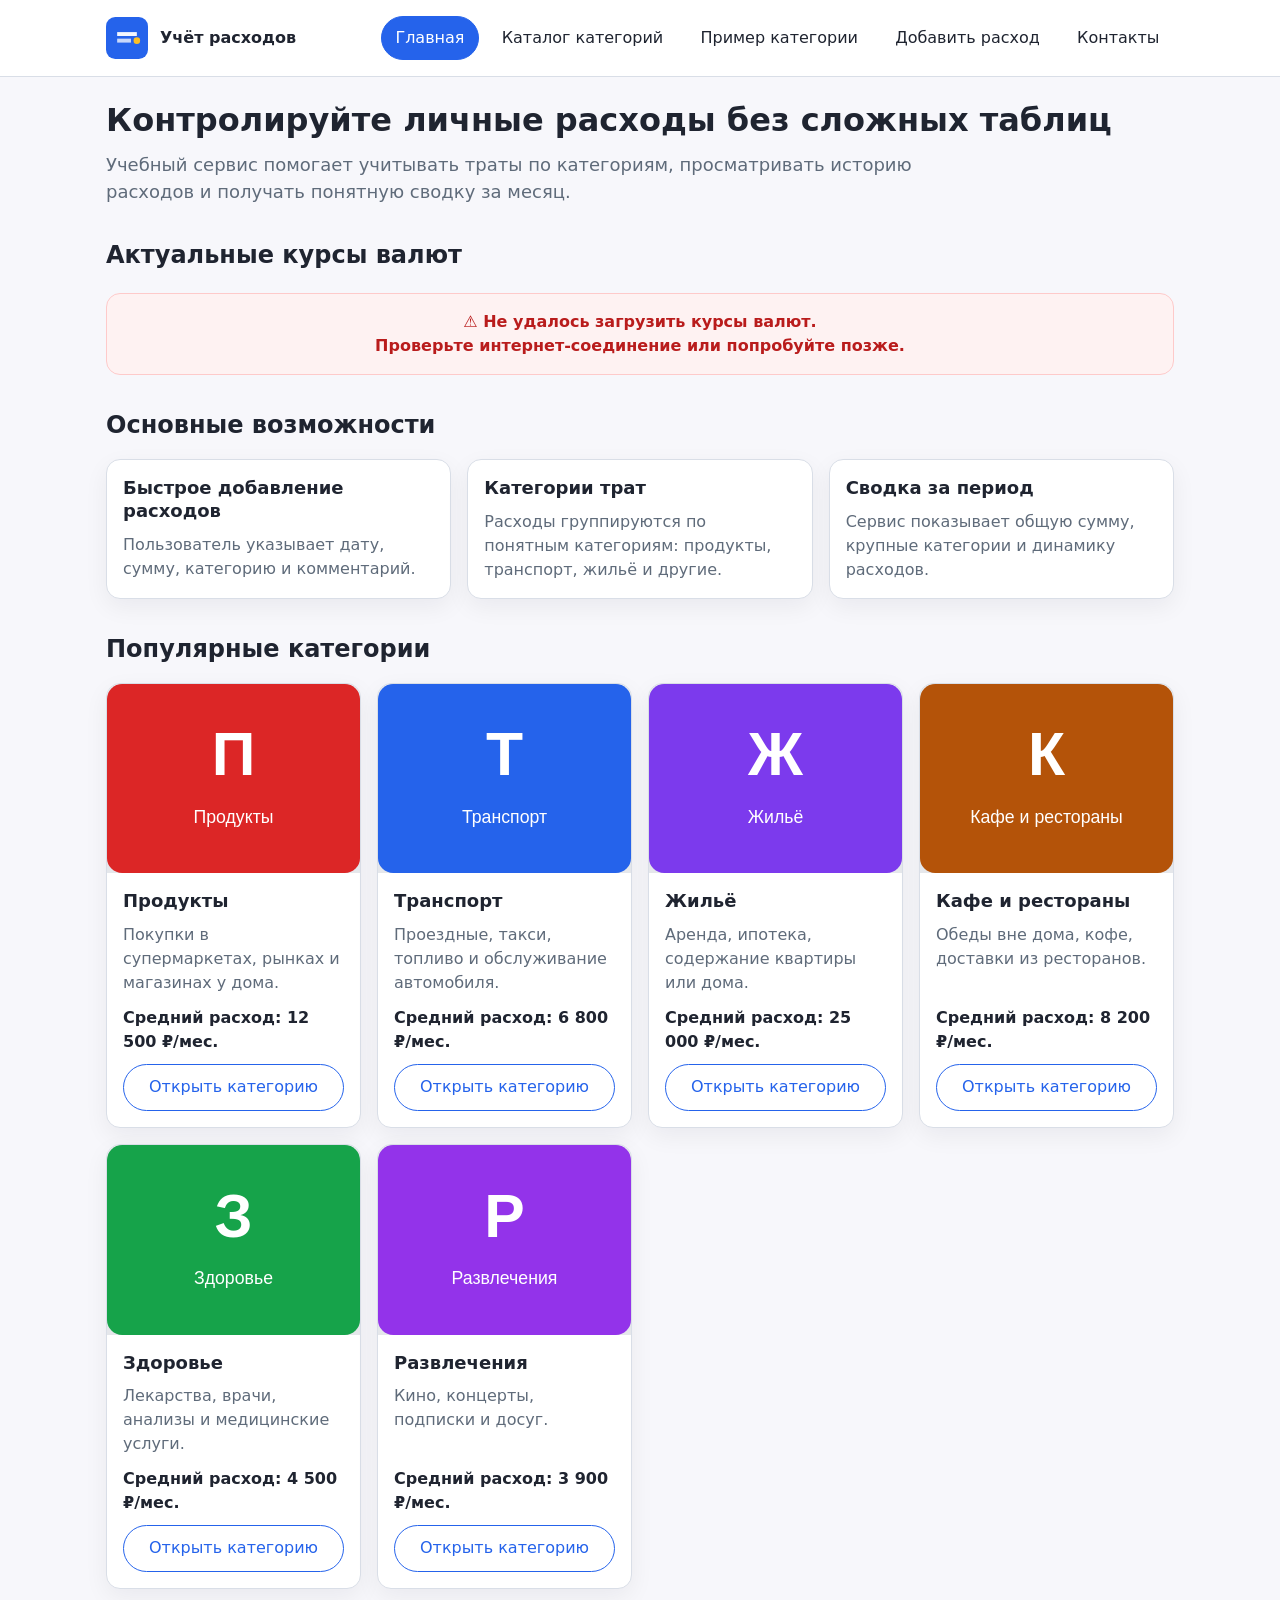
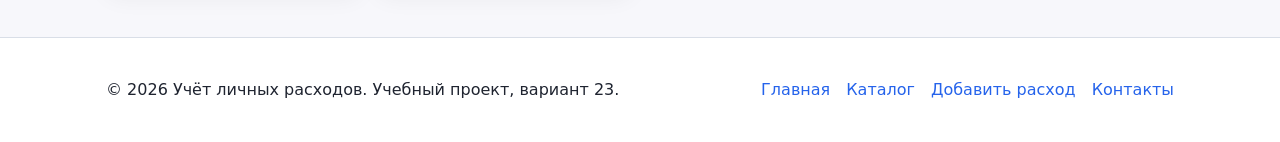
<file: site/index.html>
<!DOCTYPE html>
<html lang="ru">
<head>
  <meta charset="UTF-8">
  <meta name="viewport" content="width=device-width, initial-scale=1.0">
  <meta name="description" content="Главная страница учебного веб-приложения для учёта личных расходов.">
  <title>Учёт личных расходов — главная</title>
  <link rel="stylesheet" href="css/style.css">
</head>
<body>
  <a class="skip-link" href="#main">Перейти к основному содержимому</a>

  <header class="site-header">
    <div class="header-inner">
      <a class="logo" href="index.html">
        <img src="images/logo.svg" alt="Логотип сервиса «Учёт расходов»">
        <span>Учёт расходов</span>
      </a>

      <nav class="main-nav" aria-label="Основная навигация">
        <ul>
          <li><a href="index.html" aria-current="page">Главная</a></li>
          <li><a href="catalog.html">Каталог категорий</a></li>
          <li><a href="category.html">Пример категории</a></li>
          <li><a href="add.html">Добавить расход</a></li>
          <li><a href="contacts.html">Контакты</a></li>
        </ul>
      </nav>
    </div>
  </header>

  <main id="main">
    <h1 class="page-title">Контролируйте личные расходы без сложных таблиц</h1>
    <p class="lead">
      Учебный сервис помогает учитывать траты по категориям, просматривать историю
      расходов и получать понятную сводку за месяц.
    </p>

        <!-- Блок виджета курсов валют -->
    <section id="exchange-rates-section" class="section">
        <h2>Актуальные курсы валют</h2>
        <div id="exchange-rates-widget">
            <!-- Сюда JS вставит контент -->
        </div>
    </section>

    <section class="section" aria-labelledby="features-title">
      <h2 id="features-title" class="section-title">Основные возможности</h2>
      <div class="grid">
        <article class="card">
          <div class="card-body">
            <h3 class="card-title">Быстрое добавление расходов</h3>
            <p class="card-text">
              Пользователь указывает дату, сумму, категорию и комментарий.
            </p>
          </div>
        </article>

        <article class="card">
          <div class="card-body">
            <h3 class="card-title">Категории трат</h3>
            <p class="card-text">
              Расходы группируются по понятным категориям: продукты, транспорт, жильё и другие.
            </p>
          </div>
        </article>

        <article class="card">
          <div class="card-body">
            <h3 class="card-title">Сводка за период</h3>
            <p class="card-text">
              Сервис показывает общую сумму, крупные категории и динамику расходов.
            </p>
          </div>
        </article>
      </div>
    </section>

    <section class="section" aria-labelledby="popular-title">
      <h2 id="popular-title" class="section-title">Популярные категории</h2>
      <div class="grid">
        <article class="card">
          <img class="card-media" src="images/cat-food.svg" alt="Категория расходов: продукты питания" loading="lazy">
          <div class="card-body">
            <h3 class="card-title"><a href="category.html">Продукты</a></h3>
            <p class="card-text">Покупки в супермаркетах, рынках и магазинах у дома.</p>
            <p class="metric">Средний расход: 12 500 ₽/мес.</p>
            <a class="button secondary" href="category.html">Открыть категорию</a>
          </div>
        </article>

        <article class="card">
          <img class="card-media" src="images/cat-transport.svg" alt="Категория расходов: транспорт" loading="lazy">
          <div class="card-body">
            <h3 class="card-title"><a href="category.html">Транспорт</a></h3>
            <p class="card-text">Проездные, такси, топливо и обслуживание автомобиля.</p>
            <p class="metric">Средний расход: 6 800 ₽/мес.</p>
            <a class="button secondary" href="category.html">Открыть категорию</a>
          </div>
        </article>

        <article class="card">
          <img class="card-media" src="images/cat-housing.svg" alt="Категория расходов: жильё" loading="lazy">
          <div class="card-body">
            <h3 class="card-title"><a href="category.html">Жильё</a></h3>
            <p class="card-text">Аренда, ипотека, содержание квартиры или дома.</p>
            <p class="metric">Средний расход: 25 000 ₽/мес.</p>
            <a class="button secondary" href="category.html">Открыть категорию</a>
          </div>
        </article>

        <article class="card">
          <img class="card-media" src="images/cat-cafe.svg" alt="Категория расходов: кафе и рестораны" loading="lazy">
          <div class="card-body">
            <h3 class="card-title"><a href="category.html">Кафе и рестораны</a></h3>
            <p class="card-text">Обеды вне дома, кофе, доставки из ресторанов.</p>
            <p class="metric">Средний расход: 8 200 ₽/мес.</p>
            <a class="button secondary" href="category.html">Открыть категорию</a>
          </div>
        </article>

        <article class="card">
          <img class="card-media" src="images/cat-health.svg" alt="Категория расходов: здоровье" loading="lazy">
          <div class="card-body">
            <h3 class="card-title"><a href="category.html">Здоровье</a></h3>
            <p class="card-text">Лекарства, врачи, анализы и медицинские услуги.</p>
            <p class="metric">Средний расход: 4 500 ₽/мес.</p>
            <a class="button secondary" href="category.html">Открыть категорию</a>
          </div>
        </article>

        <article class="card">
          <img class="card-media" src="images/cat-entertainment.svg" alt="Категория расходов: развлечения" loading="lazy">
          <div class="card-body">
            <h3 class="card-title"><a href="category.html">Развлечения</a></h3>
            <p class="card-text">Кино, концерты, подписки и досуг.</p>
            <p class="metric">Средний расход: 3 900 ₽/мес.</p>
            <a class="button secondary" href="category.html">Открыть категорию</a>
          </div>
        </article>
      </div>
    </section>
  </main>

  <footer class="site-footer">
    <div class="footer-inner">
      <p>© 2026 Учёт личных расходов. Учебный проект, вариант 23.</p>
      <nav aria-label="Навигация в подвале">
        <ul class="footer-nav">
          <li><a href="index.html">Главная</a></li>
          <li><a href="catalog.html">Каталог</a></li>
          <li><a href="add.html">Добавить расход</a></li>
          <li><a href="contacts.html">Контакты</a></li>
        </ul>
      </nav>
    </div>
  </footer>

  <script src="js/main.js"></script>
</body>
</html>
</file>
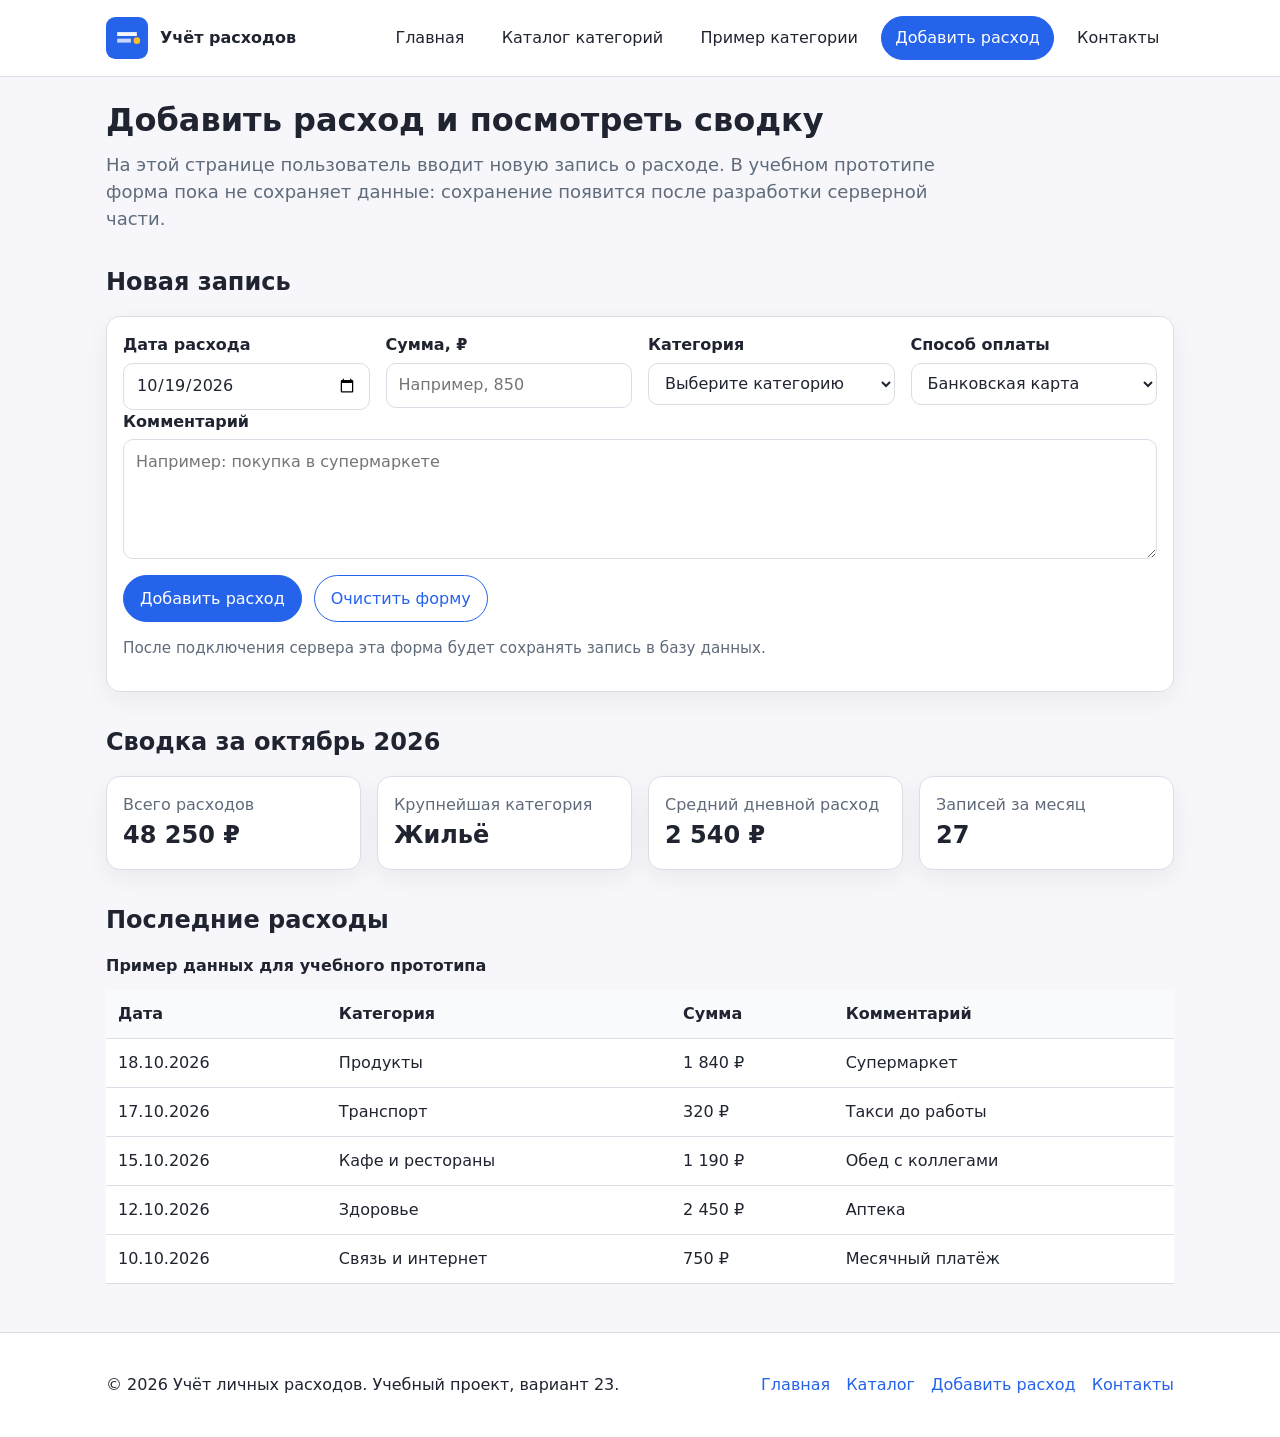
<file: site/add.html>
<!DOCTYPE html>
<html lang="ru">
<head>
  <meta charset="UTF-8">
  <meta name="viewport" content="width=device-width, initial-scale=1.0">
  <meta name="description" content="Страница добавления расхода и сводки по личным тратам.">
  <title>Добавить расход — Учёт личных расходов</title>
  <link rel="stylesheet" href="css/style.css">
</head>
<body>
  <a class="skip-link" href="#main">Перейти к основному содержимому</a>

  <header class="site-header">
    <div class="header-inner">
      <a class="logo" href="index.html">
        <img src="images/logo.svg" alt="Логотип сервиса «Учёт расходов»">
        <span>Учёт расходов</span>
      </a>

      <nav class="main-nav" aria-label="Основная навигация">
        <ul>
          <li><a href="index.html">Главная</a></li>
          <li><a href="catalog.html">Каталог категорий</a></li>
          <li><a href="category.html">Пример категории</a></li>
          <li><a href="add.html" aria-current="page">Добавить расход</a></li>
          <li><a href="contacts.html">Контакты</a></li>
        </ul>
      </nav>
    </div>
  </header>

  <main id="main">
    <h1 class="page-title">Добавить расход и посмотреть сводку</h1>
    <p class="lead">
      На этой странице пользователь вводит новую запись о расходе. В учебном прототипе
      форма пока не сохраняет данные: сохранение появится после разработки серверной части.
    </p>

    <section class="section" aria-labelledby="form-title">
      <h2 id="form-title" class="section-title">Новая запись</h2>

      <form class="panel" action="#" method="post">
        <div class="form-grid">
            <div class="field">
                <label for="expense-date">Дата расхода</label>
                <input type="date" id="expense-date" name="expense_date" value="2026-10-19">
                <span class="error-message" id="error-expense-date"></span>
            </div>

            <div class="field">
                <label for="expense-amount">Сумма, ₽</label>
                <input type="number" id="expense-amount" name="amount" min="1" step="0.01" placeholder="Например, 850">
                <span class="error-message" id="error-expense-amount"></span>
            </div>

          <div class="field">
            <label for="expense-category">Категория</label>
            <select id="expense-category" name="category_id">
              <option value="">Выберите категорию</option>
              <option value="food">Продукты</option>
              <option value="transport">Транспорт</option>
              <option value="housing">Жильё</option>
              <option value="utilities">Коммунальные услуги</option>
              <option value="health">Здоровье</option>
              <option value="sport">Спорт</option>
              <option value="clothes">Одежда</option>
              <option value="entertainment">Развлечения</option>
              <option value="cafe">Кафе и рестораны</option>
              <option value="education">Образование</option>
              <option value="communication">Связь и интернет</option>
              <option value="travel">Путешествия</option>
            </select>
            <span class="error-message" id="error-expense-category"></span>
          </div>

          <div class="field">
            <label for="expense-payment">Способ оплаты</label>
            <select id="expense-payment" name="payment_method">
              <option value="card">Банковская карта</option>
              <option value="cash">Наличные</option>
              <option value="online">Онлайн-сервис</option>
              <option value="other">Другое</option>
            </select>
          </div>
        </div>

        <div class="field">
          <label for="expense-comment">Комментарий</label>
          <textarea id="expense-comment" name="comment" placeholder="Например: покупка в супермаркете"></textarea>
        </div>

        <div class="form-actions">
          <button class="button" type="submit">Добавить расход</button>
          <button class="button secondary" type="reset">Очистить форму</button>
        </div>

        <p class="inline-note">
          После подключения сервера эта форма будет сохранять запись в базу данных.
        </p>
      </form>
    </section>

    <section class="section" aria-labelledby="summary-title">
      <h2 id="summary-title" class="section-title">Сводка за октябрь 2026</h2>
      <div class="summary">
        <article class="panel">
          <p class="summary-label">Всего расходов</p>
          <p class="summary-value">48 250 ₽</p>
        </article>

        <article class="panel">
          <p class="summary-label">Крупнейшая категория</p>
          <p class="summary-value">Жильё</p>
        </article>

        <article class="panel">
          <p class="summary-label">Средний дневной расход</p>
          <p class="summary-value">2 540 ₽</p>
        </article>

        <article class="panel">
          <p class="summary-label">Записей за месяц</p>
          <p class="summary-value">27</p>
        </article>
      </div>
    </section>

    <section class="section" aria-labelledby="history-title">
      <h2 id="history-title" class="section-title">Последние расходы</h2>
      <div class="table-wrap">
        <table>
          <caption>Пример данных для учебного прототипа</caption>
          <thead>
            <tr>
              <th scope="col">Дата</th>
              <th scope="col">Категория</th>
              <th scope="col">Сумма</th>
              <th scope="col">Комментарий</th>
            </tr>
          </thead>
          <tbody>
            <tr>
              <td>18.10.2026</td>
              <td>Продукты</td>
              <td>1 840 ₽</td>
              <td>Супермаркет</td>
            </tr>
            <tr>
              <td>17.10.2026</td>
              <td>Транспорт</td>
              <td>320 ₽</td>
              <td>Такси до работы</td>
            </tr>
            <tr>
              <td>15.10.2026</td>
              <td>Кафе и рестораны</td>
              <td>1 190 ₽</td>
              <td>Обед с коллегами</td>
            </tr>
            <tr>
              <td>12.10.2026</td>
              <td>Здоровье</td>
              <td>2 450 ₽</td>
              <td>Аптека</td>
            </tr>
            <tr>
              <td>10.10.2026</td>
              <td>Связь и интернет</td>
              <td>750 ₽</td>
              <td>Месячный платёж</td>
            </tr>
          </tbody>
        </table>
      </div>
    </section>
  </main>

  <footer class="site-footer">
    <div class="footer-inner">
      <p>© 2026 Учёт личных расходов. Учебный проект, вариант 23.</p>
      <nav aria-label="Навигация в подвале">
        <ul class="footer-nav">
          <li><a href="index.html">Главная</a></li>
          <li><a href="catalog.html">Каталог</a></li>
          <li><a href="add.html">Добавить расход</a></li>
          <li><a href="contacts.html">Контакты</a></li>
        </ul>
      </nav>
    </div>
  </footer>
  
  <script src="js/main.js"></script>
</body>
</html>
</file>
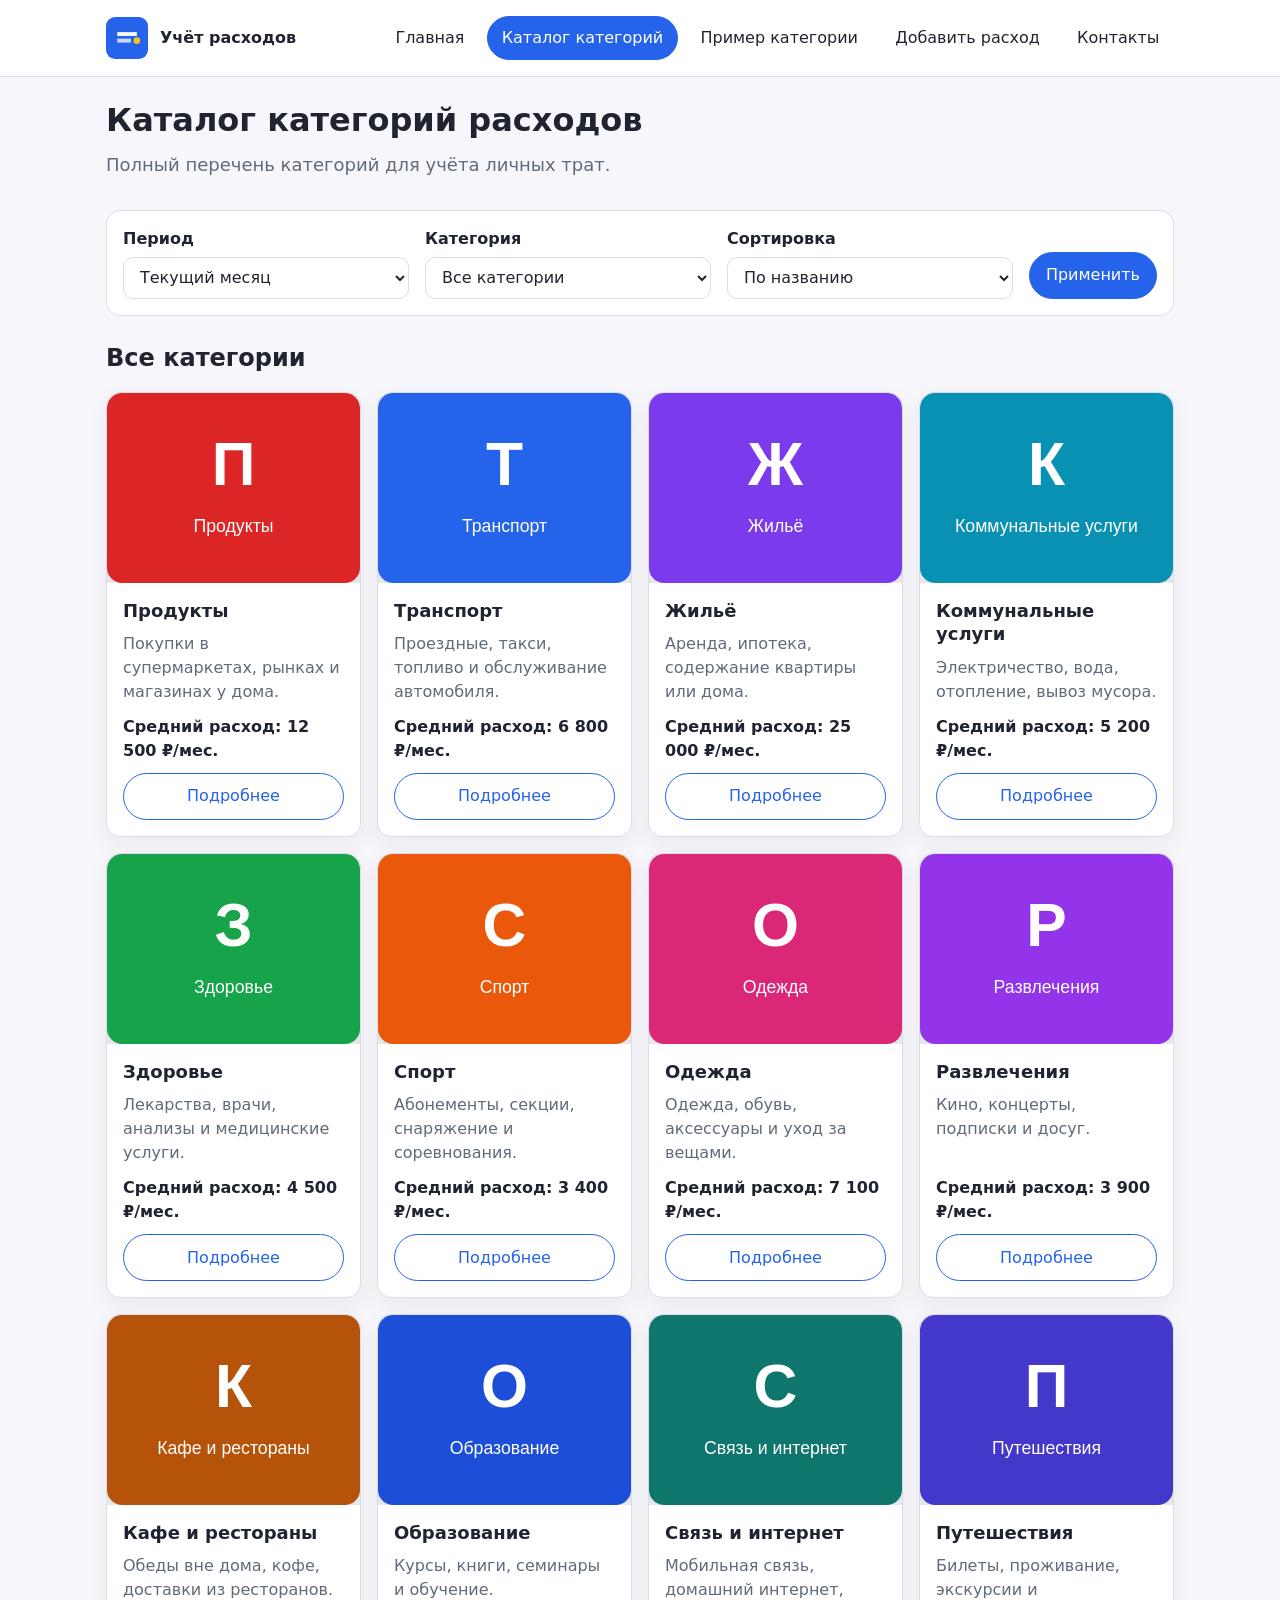
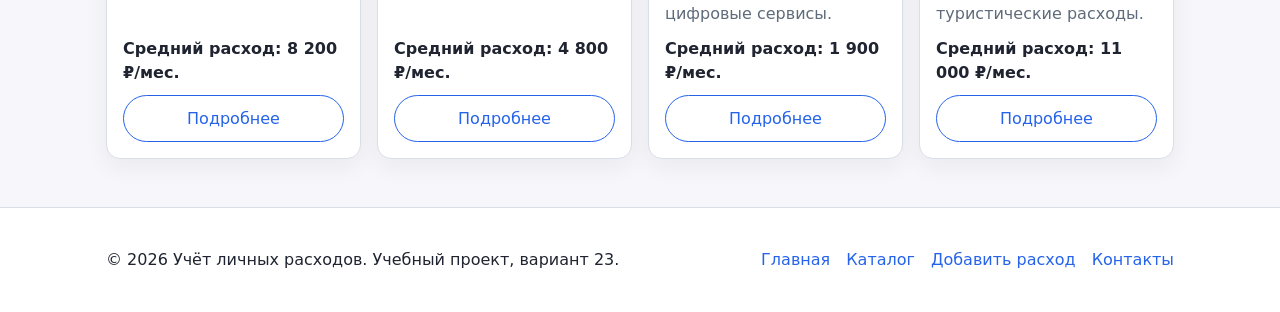
<file: site/catalog.html>
<!DOCTYPE html>
<html lang="ru">
<head>
  <meta charset="UTF-8">
  <meta name="viewport" content="width=device-width, initial-scale=1.0">
  <meta name="description" content="Каталог категорий личных расходов учебного веб-приложения.">
  <title>Каталог категорий — Учёт личных расходов</title>
  <link rel="stylesheet" href="css/style.css">
</head>
<body>
  <a class="skip-link" href="#main">Перейти к основному содержимому</a>

  <header class="site-header">
    <div class="header-inner">
      <a class="logo" href="index.html">
        <img src="images/logo.svg" alt="Логотип сервиса «Учёт расходов»">
        <span>Учёт расходов</span>
      </a>

      <nav class="main-nav" aria-label="Основная навигация">
        <ul>
          <li><a href="index.html">Главная</a></li>
          <li><a href="catalog.html" aria-current="page">Каталог категорий</a></li>
          <li><a href="category.html">Пример категории</a></li>
          <li><a href="add.html">Добавить расход</a></li>
          <li><a href="contacts.html">Контакты</a></li>
        </ul>
      </nav>
    </div>
  </header>

  <main id="main">
    <h1 class="page-title">Каталог категорий расходов</h1>
    <p class="lead">
      Полный перечень категорий для учёта личных трат.
    </p>

    <form class="filters" aria-label="Фильтры каталога">
      <div class="field">
        <label for="filter-period">Период</label>
        <select id="filter-period" name="period">
          <option value="current">Текущий месяц</option>
          <option value="previous">Прошлый месяц</option>
          <option value="quarter">Квартал</option>
          <option value="year">Год</option>
        </select>
      </div>

      <div class="field">
        <label for="filter-category">Категория</label>
        <select id="filter-category" name="category">
          <option value="all">Все категории</option>
          <option value="food">Продукты</option>
          <option value="transport">Транспорт</option>
          <option value="housing">Жильё</option>
          <option value="utilities">Коммунальные услуги</option>
          <option value="health">Здоровье</option>
        </select>
      </div>

      <div class="field">
        <label for="sort-order">Сортировка</label>
        <select id="sort-order" name="sort">
          <option value="name">По названию</option>
          <option value="amount-desc">По сумме: сначала большие</option>
          <option value="amount-asc">По сумме: сначала маленькие</option>
          <option value="date">По дате</option>
        </select>
      </div>

      <button class="button" type="button">Применить</button>
    </form>

<section aria-labelledby="catalog-title">
    <h2 id="catalog-title" class="section-title">Все категории</h2>

    <div class="grid" id="catalog-grid">
        <!-- Карточка Продукты -->
        <article class="card" data-category="food" data-avg-cost="12500">
            <img class="card-media" src="images/cat-food.svg" alt="Категория расходов: продукты питания" loading="lazy">
            <div class="card-body">
                <h3 class="card-title"><a href="category.html">Продукты</a></h3>
                <p class="card-text">Покупки в супермаркетах, рынках и магазинах у дома.</p>
                <p class="metric">Средний расход: 12 500 ₽/мес.</p>
                <a class="button secondary" href="category.html">Подробнее</a>
            </div>
        </article>

        <!-- Карточка Транспорт -->
        <article class="card" data-category="transport" data-avg-cost="6800">
            <img class="card-media" src="images/cat-transport.svg" alt="Категория расходов: транспорт" loading="lazy">
            <div class="card-body">
                <h3 class="card-title"><a href="category.html">Транспорт</a></h3>
                <p class="card-text">Проездные, такси, топливо и обслуживание автомобиля.</p>
                <p class="metric">Средний расход: 6 800 ₽/мес.</p>
                <a class="button secondary" href="category.html">Подробнее</a>
            </div>
        </article>

        <!-- Карточка Жильё -->
        <article class="card" data-category="housing" data-avg-cost="25000">
            <img class="card-media" src="images/cat-housing.svg" alt="Категория расходов: жильё" loading="lazy">
            <div class="card-body">
                <h3 class="card-title"><a href="category.html">Жильё</a></h3>
                <p class="card-text">Аренда, ипотека, содержание квартиры или дома.</p>
                <p class="metric">Средний расход: 25 000 ₽/мес.</p>
                <a class="button secondary" href="category.html">Подробнее</a>
            </div>
        </article>

        <!-- Карточка Коммунальные услуги -->
        <article class="card" data-category="utilities" data-avg-cost="5200">
            <img class="card-media" src="images/cat-utilities.svg" alt="Категория расходов: коммунальные услуги" loading="lazy">
            <div class="card-body">
                <h3 class="card-title"><a href="category.html">Коммунальные услуги</a></h3>
                <p class="card-text">Электричество, вода, отопление, вывоз мусора.</p>
                <p class="metric">Средний расход: 5 200 ₽/мес.</p>
                <a class="button secondary" href="category.html">Подробнее</a>
            </div>
        </article>

        <!-- Карточка Здоровье -->
        <article class="card" data-category="health" data-avg-cost="4500">
            <img class="card-media" src="images/cat-health.svg" alt="Категория расходов: здоровье" loading="lazy">
            <div class="card-body">
                <h3 class="card-title"><a href="category.html">Здоровье</a></h3>
                <p class="card-text">Лекарства, врачи, анализы и медицинские услуги.</p>
                <p class="metric">Средний расход: 4 500 ₽/мес.</p>
                <a class="button secondary" href="category.html">Подробнее</a>
            </div>
        </article>

        <!-- Карточка Спорт -->
        <article class="card" data-category="sport" data-avg-cost="3400">
            <img class="card-media" src="images/cat-sport.svg" alt="Категория расходов: спорт" loading="lazy">
            <div class="card-body">
                <h3 class="card-title"><a href="category.html">Спорт</a></h3>
                <p class="card-text">Абонементы, секции, снаряжение и соревнования.</p>
                <p class="metric">Средний расход: 3 400 ₽/мес.</p>
                <a class="button secondary" href="category.html">Подробнее</a>
            </div>
        </article>

        <!-- Карточка Одежда -->
        <article class="card" data-category="clothes" data-avg-cost="7100">
            <img class="card-media" src="images/cat-clothes.svg" alt="Категория расходов: одежда" loading="lazy">
            <div class="card-body">
                <h3 class="card-title"><a href="category.html">Одежда</a></h3>
                <p class="card-text">Одежда, обувь, аксессуары и уход за вещами.</p>
                <p class="metric">Средний расход: 7 100 ₽/мес.</p>
                <a class="button secondary" href="category.html">Подробнее</a>
            </div>
        </article>

        <!-- Карточка Развлечения -->
        <article class="card" data-category="entertainment" data-avg-cost="3900">
            <img class="card-media" src="images/cat-entertainment.svg" alt="Категория расходов: развлечения" loading="lazy">
            <div class="card-body">
                <h3 class="card-title"><a href="category.html">Развлечения</a></h3>
                <p class="card-text">Кино, концерты, подписки и досуг.</p>
                <p class="metric">Средний расход: 3 900 ₽/мес.</p>
                <a class="button secondary" href="category.html">Подробнее</a>
            </div>
        </article>

        <!-- Карточка Кафе и рестораны -->
        <article class="card" data-category="cafe" data-avg-cost="8200">
            <img class="card-media" src="images/cat-cafe.svg" alt="Категория расходов: кафе и рестораны" loading="lazy">
            <div class="card-body">
                <h3 class="card-title"><a href="category.html">Кафе и рестораны</a></h3>
                <p class="card-text">Обеды вне дома, кофе, доставки из ресторанов.</p>
                <p class="metric">Средний расход: 8 200 ₽/мес.</p>
                <a class="button secondary" href="category.html">Подробнее</a>
            </div>
        </article>

        <!-- Карточка Образование -->
        <article class="card" data-category="education" data-avg-cost="4800">
            <img class="card-media" src="images/cat-education.svg" alt="Категория расходов: образование" loading="lazy">
            <div class="card-body">
                <h3 class="card-title"><a href="category.html">Образование</a></h3>
                <p class="card-text">Курсы, книги, семинары и обучение.</p>
                <p class="metric">Средний расход: 4 800 ₽/мес.</p>
                <a class="button secondary" href="category.html">Подробнее</a>
            </div>
        </article>

        <!-- Карточка Связь и интернет -->
        <article class="card" data-category="communication" data-avg-cost="1900">
            <img class="card-media" src="images/cat-communication.svg" alt="Категория расходов: связь и интернет" loading="lazy">
            <div class="card-body">
                <h3 class="card-title"><a href="category.html">Связь и интернет</a></h3>
                <p class="card-text">Мобильная связь, домашний интернет, цифровые сервисы.</p>
                <p class="metric">Средний расход: 1 900 ₽/мес.</p>
                <a class="button secondary" href="category.html">Подробнее</a>
            </div>
        </article>

        <!-- Карточка Путешествия -->
        <article class="card" data-category="travel" data-avg-cost="11000">
            <img class="card-media" src="images/cat-travel.svg" alt="Категория расходов: путешествия" loading="lazy">
            <div class="card-body">
                <h3 class="card-title"><a href="category.html">Путешествия</a></h3>
                <p class="card-text">Билеты, проживание, экскурсии и туристические расходы.</p>
                <p class="metric">Средний расход: 11 000 ₽/мес.</p>
                <a class="button secondary" href="category.html">Подробнее</a>
            </div>
        </article>
    </div>
</section>
  </main>

  <footer class="site-footer">
    <div class="footer-inner">
      <p>© 2026 Учёт личных расходов. Учебный проект, вариант 23.</p>
      <nav aria-label="Навигация в подвале">
        <ul class="footer-nav">
          <li><a href="index.html">Главная</a></li>
          <li><a href="catalog.html">Каталог</a></li>
          <li><a href="add.html">Добавить расход</a></li>
          <li><a href="contacts.html">Контакты</a></li>
        </ul>
      </nav>
    </div>
  </footer>
</body>

<script src="js/main.js"></script>
</html>
</file>
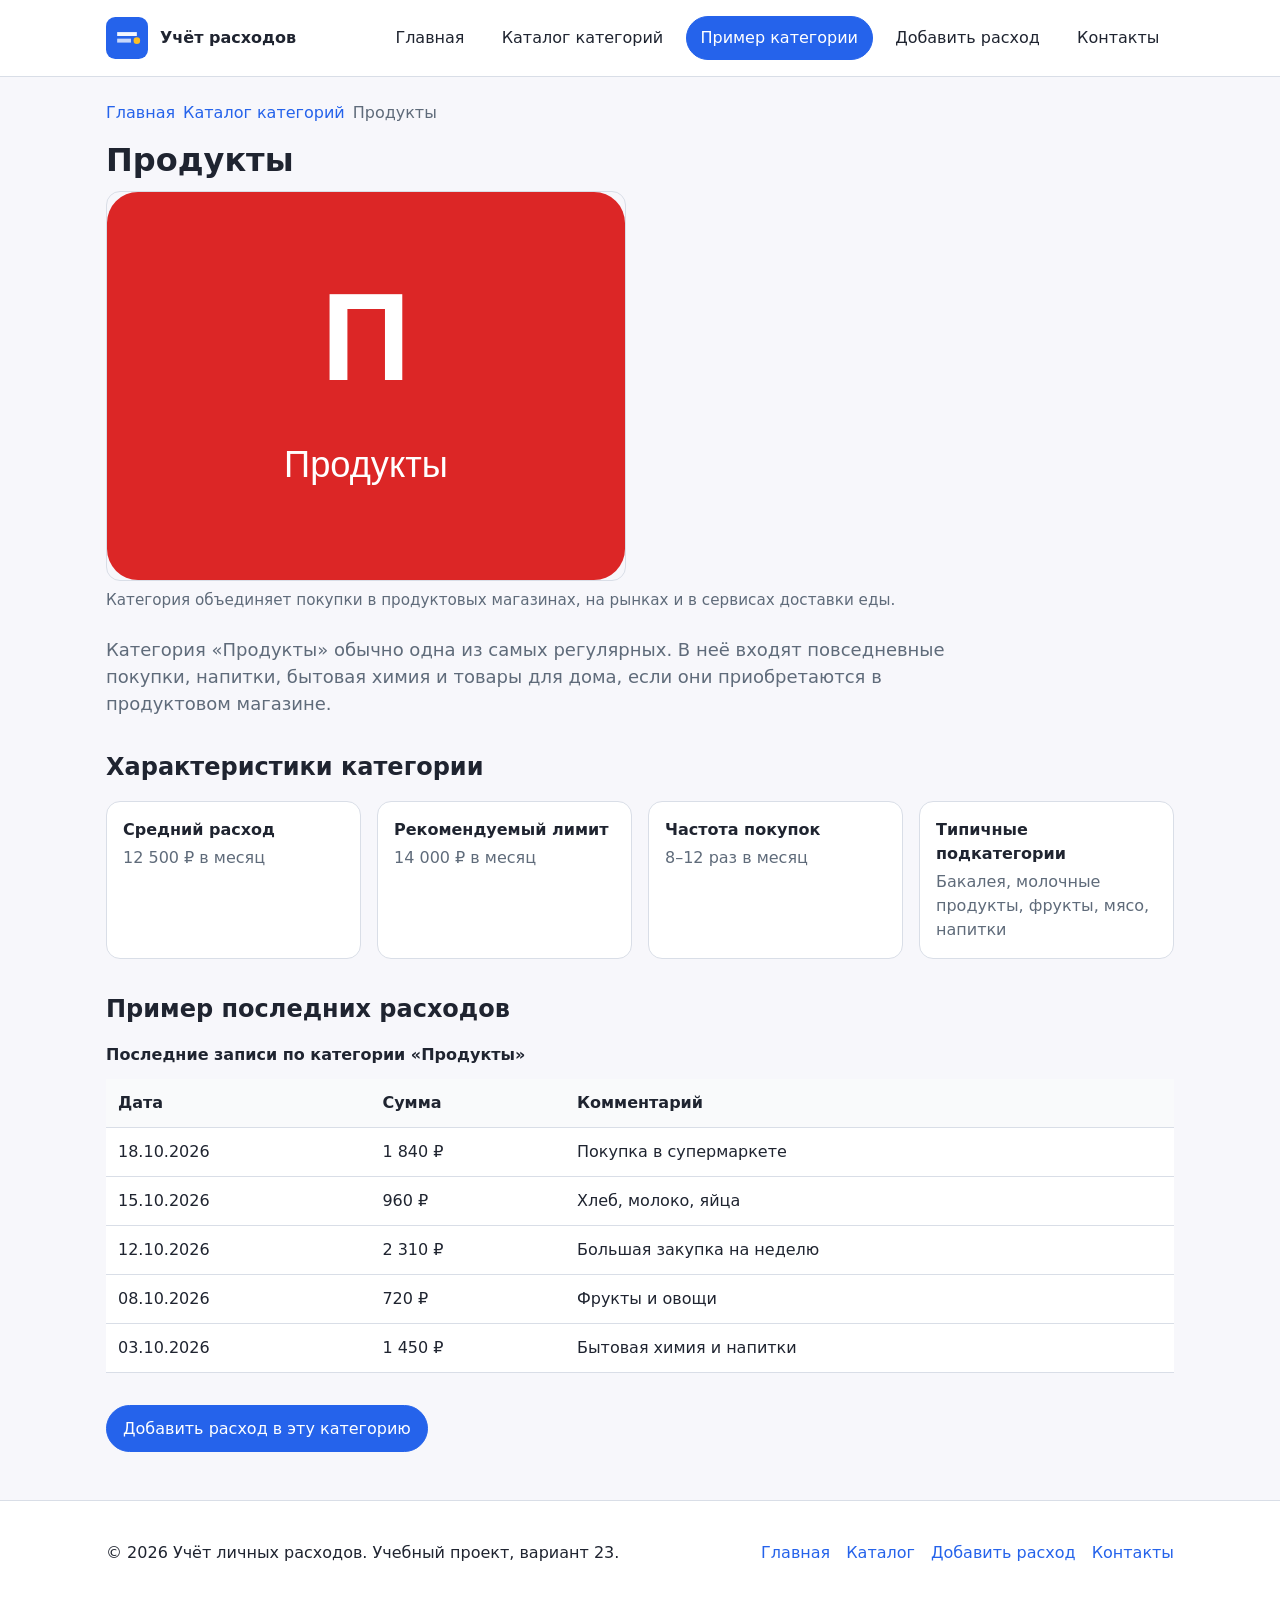
<file: site/category.html>
<!DOCTYPE html>
<html lang="ru">
<head>
  <meta charset="UTF-8">
  <meta name="viewport" content="width=device-width, initial-scale=1.0">
  <meta name="description" content="Подробная информация о категории расходов «Продукты».">
  <title>Продукты — Учёт личных расходов</title>
  <link rel="stylesheet" href="css/style.css">
</head>
<body>
  <a class="skip-link" href="#main">Перейти к основному содержимому</a>

  <header class="site-header">
    <div class="header-inner">
      <a class="logo" href="index.html">
        <img src="images/logo.svg" alt="Логотип сервиса «Учёт расходов»">
        <span>Учёт расходов</span>
      </a>

      <nav class="main-nav" aria-label="Основная навигация">
        <ul>
          <li><a href="index.html">Главная</a></li>
          <li><a href="catalog.html">Каталог категорий</a></li>
          <li><a href="category.html" aria-current="page">Пример категории</a></li>
          <li><a href="add.html">Добавить расход</a></li>
          <li><a href="contacts.html">Контакты</a></li>
        </ul>
      </nav>
    </div>
  </header>

  <main id="main">
    <nav aria-label="Хлебные крошки">
      <ol class="breadcrumb">
        <li><a href="index.html">Главная</a></li>
        <li><a href="catalog.html">Каталог категорий</a></li>
        <li>Продукты</li>
      </ol>
    </nav>

    <h1 class="page-title">Продукты</h1>

    <figure class="detail-figure">
      <img class="detail-image" src="images/cat-food.svg" alt="Иллюстрация категории расходов «Продукты»">
      <figcaption class="inline-note">
        Категория объединяет покупки в продуктовых магазинах, на рынках и в сервисах доставки еды.
      </figcaption>
    </figure>

    <p class="lead">
      Категория «Продукты» обычно одна из самых регулярных. В неё входят повседневные покупки,
      напитки, бытовая химия и товары для дома, если они приобретаются в продуктовом магазине.
    </p>

    <section class="section" aria-labelledby="characteristics-title">
      <h2 id="characteristics-title" class="section-title">Характеристики категории</h2>
      <dl class="characteristics">
        <div>
          <dt>Средний расход</dt>
          <dd>12 500 ₽ в месяц</dd>
        </div>
        <div>
          <dt>Рекомендуемый лимит</dt>
          <dd>14 000 ₽ в месяц</dd>
        </div>
        <div>
          <dt>Частота покупок</dt>
          <dd>8–12 раз в месяц</dd>
        </div>
        <div>
          <dt>Типичные подкатегории</dt>
          <dd>Бакалея, молочные продукты, фрукты, мясо, напитки</dd>
        </div>
      </dl>
    </section>

    <section class="section" aria-labelledby="recent-title">
      <h2 id="recent-title" class="section-title">Пример последних расходов</h2>
      <div class="table-wrap">
        <table>
          <caption>Последние записи по категории «Продукты»</caption>
          <thead>
            <tr>
              <th scope="col">Дата</th>
              <th scope="col">Сумма</th>
              <th scope="col">Комментарий</th>
            </tr>
          </thead>
          <tbody>
            <tr>
              <td>18.10.2026</td>
              <td>1 840 ₽</td>
              <td>Покупка в супермаркете</td>
            </tr>
            <tr>
              <td>15.10.2026</td>
              <td>960 ₽</td>
              <td>Хлеб, молоко, яйца</td>
            </tr>
            <tr>
              <td>12.10.2026</td>
              <td>2 310 ₽</td>
              <td>Большая закупка на неделю</td>
            </tr>
            <tr>
              <td>08.10.2026</td>
              <td>720 ₽</td>
              <td>Фрукты и овощи</td>
            </tr>
            <tr>
              <td>03.10.2026</td>
              <td>1 450 ₽</td>
              <td>Бытовая химия и напитки</td>
            </tr>
          </tbody>
        </table>
      </div>
    </section>

    <section class="section">
      <a class="button" href="add.html">Добавить расход в эту категорию</a>
    </section>
  </main>

  <footer class="site-footer">
    <div class="footer-inner">
      <p>© 2026 Учёт личных расходов. Учебный проект, вариант 23.</p>
      <nav aria-label="Навигация в подвале">
        <ul class="footer-nav">
          <li><a href="index.html">Главная</a></li>
          <li><a href="catalog.html">Каталог</a></li>
          <li><a href="add.html">Добавить расход</a></li>
          <li><a href="contacts.html">Контакты</a></li>
        </ul>
      </nav>
    </div>
  </footer>

  <script src="js/main.js"></script>
</body>
</html>
</file>
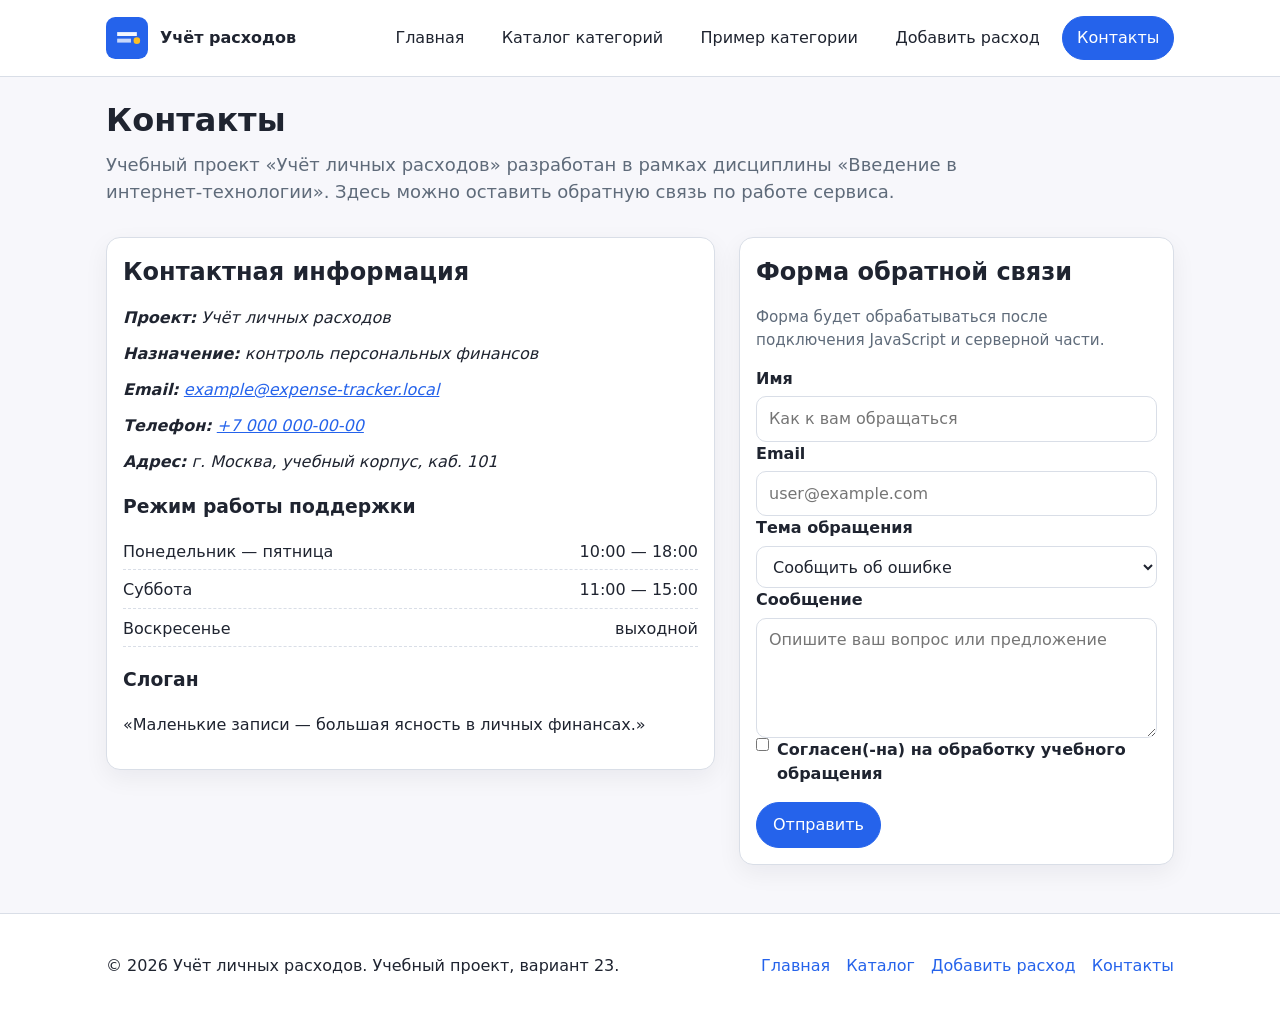
<file: site/contacts.html>
<!DOCTYPE html>
<html lang="ru">
<head>
  <meta charset="UTF-8">
  <meta name="viewport" content="width=device-width, initial-scale=1.0">
  <meta name="description" content="Контакты учебного веб-приложения для учёта личных расходов.">
  <title>Контакты — Учёт личных расходов</title>
  <link rel="stylesheet" href="css/style.css">
</head>
<body>
  <a class="skip-link" href="#main">Перейти к основному содержимому</a>

  <header class="site-header">
    <div class="header-inner">
      <a class="logo" href="index.html">
        <img src="images/logo.svg" alt="Логотип сервиса «Учёт расходов»">
        <span>Учёт расходов</span>
      </a>

      <nav class="main-nav" aria-label="Основная навигация">
        <ul>
          <li><a href="index.html">Главная</a></li>
          <li><a href="catalog.html">Каталог категорий</a></li>
          <li><a href="category.html">Пример категории</a></li>
          <li><a href="add.html">Добавить расход</a></li>
          <li><a href="contacts.html" aria-current="page">Контакты</a></li>
        </ul>
      </nav>
    </div>
  </header>

  <main id="main">
    <h1 class="page-title">Контакты</h1>
    <p class="lead">
      Учебный проект «Учёт личных расходов» разработан в рамках дисциплины
      «Введение в интернет-технологии». Здесь можно оставить обратную связь по работе сервиса.
    </p>

    <div class="two-column">
      <section class="panel" aria-labelledby="contact-info-title">
        <h2 id="contact-info-title" class="section-title">Контактная информация</h2>

        <address>
          <ul class="contact-list">
            <li><strong>Проект:</strong> Учёт личных расходов</li>
            <li><strong>Назначение:</strong> контроль персональных финансов</li>
            <li><strong>Email:</strong> <a href="mailto:example@expense-tracker.local">example@expense-tracker.local</a></li>
            <li><strong>Телефон:</strong> <a href="tel:+70000000000">+7 000 000-00-00</a></li>
            <li><strong>Адрес:</strong> г. Москва, учебный корпус, каб. 101</li>
          </ul>
        </address>

        <h3>Режим работы поддержки</h3>
        <div class="schedule">
          <div><span>Понедельник — пятница</span><span>10:00 — 18:00</span></div>
          <div><span>Суббота</span><span>11:00 — 15:00</span></div>
          <div><span>Воскресенье</span><span>выходной</span></div>
        </div>

        <h3>Слоган</h3>
        <p>
          «Маленькие записи — большая ясность в личных финансах.»
        </p>
      </section>

      <section class="panel" aria-labelledby="feedback-title">
        <h2 id="feedback-title" class="section-title">Форма обратной связи</h2>
        <p class="inline-note">
          Форма будет обрабатываться после подключения JavaScript и серверной части.
        </p>

        <form action="#" method="post">
          <div class="field">
            <label for="feedback-name">Имя</label>
            <input type="text" id="feedback-name" name="name" placeholder="Как к вам обращаться">
            <span class="error-message" id="error-feedback-name"></span>
          </div>

          <div class="field">
            <label for="feedback-email">Email</label>
            <input type="email" id="feedback-email" name="email" placeholder="user@example.com">
            <span class="error-message" id="error-feedback-email"></span>
          </div>

          <div class="field">
            <label for="feedback-topic">Тема обращения</label>
            <select id="feedback-topic" name="topic">
              <option value="bug">Сообщить об ошибке</option>
              <option value="idea">Предложить улучшение</option>
              <option value="question">Задать вопрос</option>
              <option value="other">Другое</option>
            </select>
          </div>

          <div class="field">
            <label for="feedback-message">Сообщение</label>
            <textarea id="feedback-message" name="message" placeholder="Опишите ваш вопрос или предложение"></textarea>
             <span class="error-message" id="error-feedback-message"></span>
          </div>

          <div class="field">
            <label class="checkbox-label" for="feedback-consent">
              <input type="checkbox" id="feedback-consent" name="consent">
              <span>Согласен(-на) на обработку учебного обращения</span>
            </label>
            <span class="error-message" id="error-feedback-consent"></span>
          </div>

          <div class="form-actions">
            <button class="button" type="submit">Отправить</button>
          </div>
        </form>
      </section>
    </div>
  </main>

  <footer class="site-footer">
    <div class="footer-inner">
      <p>© 2026 Учёт личных расходов. Учебный проект, вариант 23.</p>
      <nav aria-label="Навигация в подвале">
        <ul class="footer-nav">
          <li><a href="index.html">Главная</a></li>
          <li><a href="catalog.html">Каталог</a></li>
          <li><a href="add.html">Добавить расход</a></li>
          <li><a href="contacts.html">Контакты</a></li>
        </ul>
      </nav>
    </div>
  </footer>

  <script src="js/main.js"></script>
</body>
</html>
</file>
<file: site/css/style.css>
:root {
  --bg: #f7f7fb;
  --text: #1f2430;
  --muted: #5f6b7a;
  --card: #ffffff;
  --accent: #2563eb;
  --accent-dark: #1d4ed8;
  --border: #d9dee7;
  --radius: 14px;
  --shadow: 0 8px 24px rgba(15, 23, 42, 0.06);
}

*,
*::before,
*::after {
  box-sizing: border-box;
}

html {
  -webkit-text-size-adjust: 100%;
}

body {
  margin: 0;
  font-family: Inter, system-ui, -apple-system, BlinkMacSystemFont, "Segoe UI", sans-serif;
  color: var(--text);
  background: var(--bg);
  line-height: 1.5;
  overflow-wrap: anywhere;
}

img {
  max-width: 100%;
  height: auto;
  display: block;
}

a {
  color: var(--accent);
  overflow-wrap: anywhere;
}

a:hover {
  color: var(--accent-dark);
}

.skip-link {
  position: absolute;
  left: -9999px;
  top: 0;
  background: #ffffff;
  color: var(--text);
  padding: 0.75rem 1rem;
  border-radius: 0 0 10px 0;
  z-index: 100;
}

.skip-link:focus {
  left: 1rem;
  top: 1rem;
}

.site-header {
  background: #ffffff;
  border-bottom: 1px solid var(--border);
}

.header-inner {
  max-width: 1100px;
  margin: 0 auto;
  padding: 1rem;
  display: flex;
  flex-wrap: wrap;
  align-items: center;
  justify-content: space-between;
  gap: 1rem;
}

.logo {
  display: inline-flex;
  align-items: center;
  gap: 0.75rem;
  font-weight: 700;
  text-decoration: none;
  color: var(--text);
}

.logo img {
  width: 42px;
  height: 42px;
}

.main-nav ul {
  list-style: none;
  display: flex;
  flex-wrap: wrap;
  gap: 0.5rem;
  margin: 0;
  padding: 0;
}

.main-nav a {
  display: inline-block;
  padding: 0.55rem 0.85rem;
  border-radius: 999px;
  text-decoration: none;
  color: var(--text);
  border: 1px solid transparent;
}

.main-nav a:hover,
.main-nav a:focus {
  background: #eef2ff;
  border-color: #c7d2fe;
}

.main-nav a[aria-current="page"] {
  background: var(--accent);
  color: #ffffff;
  border-color: var(--accent);
}

main {
  max-width: 1100px;
  margin: 0 auto;
  padding: 1.5rem 1rem 3rem;
}

.page-title {
  margin-top: 0;
  margin-bottom: 0.75rem;
  font-size: 2rem;
  line-height: 1.2;
}

.lead {
  margin-top: 0;
  margin-bottom: 2rem;
  font-size: 1.125rem;
  color: var(--muted);
  max-width: 75ch;
}

.section {
  margin-top: 2rem;
}

.section-title {
  margin-top: 0;
  margin-bottom: 1rem;
  font-size: 1.5rem;
}

.grid {
  display: grid;
  grid-template-columns: repeat(auto-fit, minmax(min(100%, 220px), 1fr));
  gap: 1rem;
}

.card {
  background: var(--card);
  border: 1px solid var(--border);
  border-radius: var(--radius);
  overflow: hidden;
  display: flex;
  flex-direction: column;
  box-shadow: var(--shadow);
}

.card-media {
  width: 100%;
  aspect-ratio: 4 / 3;
  object-fit: cover;
  background: #e5e7eb;
}

.card-body {
  padding: 1rem;
  display: flex;
  flex-direction: column;
  gap: 0.65rem;
  flex: 1;
}

.card-title {
  margin: 0;
  font-size: 1.125rem;
  line-height: 1.3;
}

.card-title a {
  color: inherit;
  text-decoration: none;
}

.card-title a:hover,
.card-title a:focus {
  text-decoration: underline;
}

.card-text {
  margin: 0;
  color: var(--muted);
  flex: 1 1 auto;
}

.metric {
  margin: 0;
  font-weight: 700;
}

.button {
  display: inline-flex;
  align-items: center;
  justify-content: center;
  gap: 0.5rem;
  padding: 0.65rem 1rem;
  border: 1px solid var(--accent);
  border-radius: 999px;
  background: var(--accent);
  color: #ffffff;
  text-decoration: none;
  font: inherit;
  cursor: pointer;
}

.button:hover,
.button:focus {
  background: var(--accent-dark);
  border-color: var(--accent-dark);
  color: #ffffff;
}

.button.secondary {
  background: #ffffff;
  color: var(--accent);
}

.button.secondary:hover,
.button.secondary:focus {
  background: #eff6ff;
  color: var(--accent-dark);
}

.card-body .button {
  margin-top: auto;
}

.filters {
  display: flex;
  flex-wrap: wrap;
  gap: 1rem;
  align-items: end;
  background: #ffffff;
  border: 1px solid var(--border);
  border-radius: var(--radius);
  padding: 1rem;
  margin-bottom: 1.5rem;
}

.filters .button {
  align-self: end;
}

.field {
  display: flex;
  flex-direction: column;
  gap: 0.35rem;
  min-width: min(100%, 180px);
  flex: 1 1 180px;
}

label {
  font-weight: 600;
}

input:not([type="checkbox"]):not([type="radio"]),
select,
textarea {
  font: inherit;
  width: 100%;
  padding: 0.6rem 0.75rem;
  border: 1px solid var(--border);
  border-radius: 10px;
  background: #ffffff;
  color: var(--text);
}

input[type="checkbox"],
input[type="radio"] {
  width: auto;
  height: auto;
  margin: 0;
}

.checkbox-label {
  display: flex;
  align-items: flex-start;
  gap: 0.5rem;
  font-weight: 600;
}

textarea {
  min-height: 120px;
  resize: vertical;
}

input:focus,
select:focus,
textarea:focus {
  outline: 3px solid #bfdbfe;
  outline-offset: 1px;
  border-color: var(--accent);
}

.form-grid {
  display: grid;
  grid-template-columns: repeat(auto-fit, minmax(min(100%, 220px), 1fr));
  gap: 1rem;
}

.form-actions {
  display: flex;
  flex-wrap: wrap;
  gap: 0.75rem;
  margin-top: 1rem;
}

.panel {
  background: #ffffff;
  border: 1px solid var(--border);
  border-radius: var(--radius);
  padding: 1rem;
  box-shadow: var(--shadow);
}

.summary {
  display: grid;
  grid-template-columns: repeat(auto-fit, minmax(min(100%, 180px), 1fr));
  gap: 1rem;
}

.summary-value {
  margin: 0;
  font-size: 1.5rem;
  font-weight: 700;
}

.summary-label {
  margin: 0;
  color: var(--muted);
}

.table-wrap {
  overflow-x: auto;
  max-width: 100%;
}

table {
  width: 100%;
  min-width: 560px;
  border-collapse: collapse;
  background: #ffffff;
}

caption {
  text-align: left;
  font-weight: 700;
  margin-bottom: 0.75rem;
}

th,
td {
  padding: 0.75rem;
  border-bottom: 1px solid var(--border);
  text-align: left;
  vertical-align: top;
  word-break: break-word;
}

th {
  background: #f9fafb;
}

.two-column {
  display: grid;
  grid-template-columns: minmax(0, 1.4fr) minmax(0, 1fr);
  gap: 1.5rem;
  align-items: start;
}

.contact-list {
  list-style: none;
  margin: 0;
  padding: 0;
  display: grid;
  gap: 0.75rem;
}

.schedule {
  display: grid;
  gap: 0.5rem;
  margin: 1rem 0 0;
}

.schedule div {
  display: flex;
  justify-content: space-between;
  gap: 1rem;
  border-bottom: 1px dashed var(--border);
  padding-bottom: 0.35rem;
}

.breadcrumb {
  margin: 0 0 1rem;
  padding: 0;
  list-style: none;
  display: flex;
  flex-wrap: wrap;
  gap: 0.5rem;
  color: var(--muted);
}

.breadcrumb a {
  color: var(--accent);
  text-decoration: none;
}

.breadcrumb a:hover,
.breadcrumb a:focus {
  text-decoration: underline;
}

.detail-figure {
  margin: 0 0 1.5rem;
}

.detail-image {
  width: 100%;
  max-width: 520px;
  border-radius: var(--radius);
  border: 1px solid var(--border);
}

.detail-figure figcaption {
  margin-top: 0.5rem;
}

.characteristics {
  display: grid;
  grid-template-columns: repeat(auto-fit, minmax(min(100%, 220px), 1fr));
  gap: 1rem;
  margin: 0;
}

.characteristics div {
  background: #ffffff;
  border: 1px solid var(--border);
  border-radius: var(--radius);
  padding: 1rem;
}

.characteristics dt {
  font-weight: 700;
  margin-bottom: 0.25rem;
}

.characteristics dd {
  margin: 0;
  color: var(--muted);
}

.inline-note {
  color: var(--muted);
  font-size: 0.95rem;
}

.site-footer {
  border-top: 1px solid var(--border);
  background: #ffffff;
}

.footer-inner {
  max-width: 1100px;
  margin: 0 auto;
  padding: 1.5rem 1rem;
  display: flex;
  flex-wrap: wrap;
  justify-content: space-between;
  gap: 1rem;
  align-items: center;
}

.footer-nav {
  list-style: none;
  display: flex;
  flex-wrap: wrap;
  gap: 1rem;
  margin: 0;
  padding: 0;
}

.footer-nav a {
  text-decoration: none;
}

.footer-nav a:hover,
.footer-nav a:focus {
  text-decoration: underline;
}

:focus-visible {
  outline: 3px solid #93c5fd;
  outline-offset: 2px;
}

@media (max-width: 820px) {
  .two-column {
    grid-template-columns: 1fr;
  }
}

@media (max-width: 720px) {
  .header-inner {
    flex-direction: column;
    align-items: flex-start;
  }

  .main-nav {
    width: 100%;
  }

  .main-nav ul {
    width: 100%;
    flex-direction: column;
  }

  .main-nav a {
    width: 100%;
  }

  .page-title {
    font-size: 1.75rem;
  }
}

@media (max-width: 420px) {
  main,
  .header-inner,
  .footer-inner {
    padding-left: 0.75rem;
    padding-right: 0.75rem;
  }

  .page-title {
    font-size: 1.5rem;
  }

  .section-title {
    font-size: 1.25rem;
  }

  .card-body,
  .panel,
  .filters {
    padding: 0.85rem;
  }

  th,
  td {
    padding: 0.55rem;
    font-size: 0.95rem;
  }
}

/* Стили для виджета курсов */
.rates-grid {
    display: grid;
    grid-template-columns: repeat(auto-fit, minmax(150px, 1fr));
    gap: 1rem;
    margin-bottom: 0.5rem;
}

.rate-card {
    background: #ffffff;
    border: 1px solid var(--border);
    border-radius: var(--radius);
    padding: 1rem;
    text-align: center;
    box-shadow: var(--shadow);
}

.rate-card h4 {
    margin: 0 0 0.5rem;
    color: var(--muted);
    font-size: 0.9rem;
    text-transform: uppercase;
}

.rate-value {
    margin: 0;
    font-size: 1.25rem;
    font-weight: 700;
    color: var(--text);
}

.trend-up {
    color: #dc2626; 
    font-size: 0.85rem;
    font-weight: 600;
}

.trend-down {
    color: #16a34a;
    font-size: 0.85rem;
    font-weight: 600;
}

.update-time {
    display: block;
    color: var(--muted);
    font-size: 0.8rem;
    text-align: right;
}

.loading-state {
    text-align: center;
    color: var(--accent);
    font-style: italic;
}

.error-message-network {
    background: #fef2f2;
    border: 1px solid #fecaca;
    color: #b91c1c;
    padding: 1rem;
    border-radius: var(--radius);
    text-align: center;
    font-weight: 600;
}

.error-message {
  color: #dc2626;
  font-size: 0.875rem;
  margin-top: 0.25rem;
  display: none; /* скрыто по умолчанию */
}

.error-message.visible {
  display: block;
}

/* Красная рамка вокруг поля при ошибке */
input.invalid,
select.invalid,
textarea.invalid {
  border-color: #dc2626;
}

/* Если ничего не найдено в фильтрации */
.no-results {
    text-align: center;
    color: var(--muted);
    padding: 2rem;
    font-style: italic;
    grid-column: 1 / -1;
}
</file>
